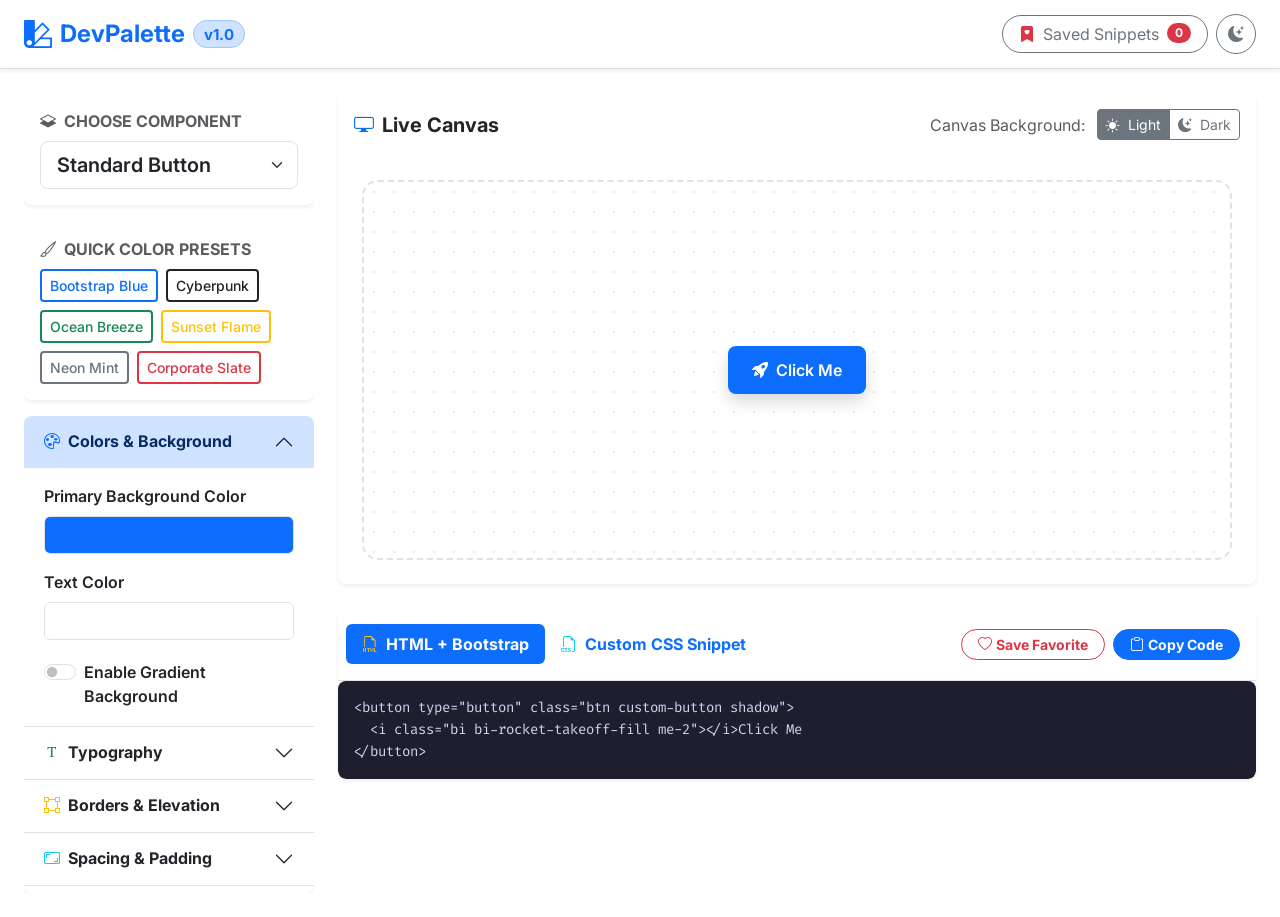
<file: index.html>
<!DOCTYPE html>
<html lang="en" data-bs-theme="light">
<head>
  <meta charset="UTF-8">
  <meta name="viewport" content="width=device-width, initial-scale=1.0">
  <title>DevPalette – Interactive UI Component & Theme Customizer</title>
  
  <!-- Bootstrap 5 CSS CDN -->
  <link href="https://cdn.jsdelivr.net/npm/bootstrap@5.3.2/dist/css/bootstrap.min.css" rel="stylesheet">
  <!-- Bootstrap Icons CDN -->
  <link href="https://cdn.jsdelivr.net/npm/bootstrap-icons@1.11.1/font/bootstrap-icons.css" rel="stylesheet">
  <!-- Google Fonts: Inter -->
  <link href="https://fonts.googleapis.com/css2?family=Inter:wght@300;400;500;600;700&family=Fira+Code:wght@400;500&display=swap" rel="stylesheet">

  <style>
    :root {
      --font-main: 'Inter', system-ui, -apple-system, sans-serif;
      --font-code: 'Fira Code', monospace;
      --transition-smooth: all 0.25s cubic-bezier(0.4, 0, 0.2, 1);
    }

    body {
      font-family: var(--font-main);
      min-height: 100vh;
      display: flex;
      flex-direction: column;
      background-color: var(--bs-body-bg);
      color: var(--bs-body-color);
      transition: background-color 0.3s ease, color 0.3s ease;
    }

    /* Code Editor / Preview Box Styling */
    pre code {
      font-family: var(--font-code);
      font-size: 0.875rem;
      tab-size: 2;
    }

    .code-block {
      background-color: #1e1e2e !important;
      color: #cdd6f4 !important;
      border-radius: 0.5rem;
      max-height: 280px;
      overflow-y: auto;
    }

    /* Live Canvas / Sandbox Area */
    .sandbox-stage {
      min-height: 380px;
      border-radius: 1rem;
      display: flex;
      align-items: center;
      justify-content: center;
      position: relative;
      transition: background-color 0.3s ease, border-color 0.3s ease;
      background-image: radial-gradient(rgba(100, 100, 100, 0.15) 1px, transparent 1px);
      background-size: 20px 20px;
      padding: 2rem;
      overflow-x: auto;
    }

    .sandbox-stage.canvas-light {
      background-color: #ffffff;
      border: 2px dashed #dee2e6;
    }

    .sandbox-stage.canvas-dark {
      background-color: #181825;
      border: 2px dashed #45475a;
    }

    .sandbox-stage.canvas-grid {
      background-size: 24px 24px;
    }

    /* Custom Color Input Pill */
    .color-picker-wrapper {
      position: relative;
      width: 100%;
      height: 38px;
      border-radius: 0.375rem;
      overflow: hidden;
      border: 1px solid var(--bs-border-color);
    }

    .color-picker-wrapper input[type="color"] {
      position: absolute;
      top: -10px;
      left: -10px;
      width: calc(100% + 20px);
      height: calc(100% + 20px);
      cursor: pointer;
      border: none;
    }

    /* Preset Badges */
    .btn-preset {
      transition: var(--transition-smooth);
      font-weight: 500;
      border-width: 2px;
    }

    .btn-preset:hover {
      transform: translateY(-2px);
      box-shadow: 0 4px 12px rgba(0,0,0,0.15);
    }

    /* Scrollbars */
    ::-webkit-scrollbar {
      width: 6px;
      height: 6px;
    }
    ::-webkit-scrollbar-track {
      background: rgba(0, 0, 0, 0.05);
    }
    ::-webkit-scrollbar-thumb {
      background: rgba(100, 100, 100, 0.25);
      border-radius: 3px;
    }

    /* Sticky Side Panels for Desktop */
    @media (min-width: 992px) {
      .sticky-panel {
        position: sticky;
        top: 80px;
        max-height: calc(100vh - 100px);
        overflow-y: auto;
      }
    }
  </style>
</head>
<body>

  <!-- Main Header Navigation -->
  <header class="navbar navbar-expand-lg border-bottom sticky-top bg-body shadow-sm">
    <div class="container-fluid px-lg-4">
      <a class="navbar-brand d-flex align-items-center gap-2 fw-bold text-primary" href="#">
        <i class="bi bi-palette2 fs-3"></i>
        <span class="fs-4 tracking-tight">DevPalette</span>
        <span class="badge bg-primary-subtle text-primary border border-primary-subtle rounded-pill fs-7">v1.0</span>
      </a>

      <div class="d-flex align-items-center gap-2">
        <!-- Saved Snippets Trigger -->
        <button class="btn btn-outline-secondary d-flex align-items-center gap-2 rounded-pill px-3" data-bs-toggle="modal" data-bs-target="#favoritesModal">
          <i class="bi bi-bookmark-heart-fill text-danger"></i>
          <span class="d-none d-sm-inline">Saved Snippets</span>
          <span id="favCountBadge" class="badge bg-danger rounded-pill">0</span>
        </button>

        <!-- Dark/Light Theme Switcher -->
        <button id="themeToggleBtn" class="btn btn-outline-secondary rounded-circle" style="width: 40px; height: 40px; padding: 0;" title="Toggle Dark/Light Mode">
          <i id="themeIcon" class="bi bi-moon-stars-fill"></i>
        </button>
      </div>
    </div>
  </header>

  <!-- Main App Layout -->
  <main class="container-fluid px-lg-4 py-4 flex-grow-1">
    <div class="row g-4">
      
      <!-- LEFT PANEL: Controls Accordion & Presets -->
      <div class="col-lg-4 col-xl-3">
        <div class="sticky-panel d-flex flex-column gap-3">
          
          <!-- Component Selector Card -->
          <div class="card border-0 shadow-sm rounded-3">
            <div class="card-body p-3">
              <label class="form-label fw-bold mb-2 text-uppercase fs-7 text-muted tracking-wider">
                <i class="bi bi-layers-half me-1"></i> Choose Component
              </label>
              <select id="componentSelect" class="form-select form-select-lg fw-semibold">
                <option value="button" selected>Standard Button</option>
                <option value="card">Content Card</option>
                <option value="alert">Alert Banner</option>
                <option value="navbar">Navigation Bar</option>
              </select>
            </div>
          </div>

          <!-- Color Scheme Presets Card -->
          <div class="card border-0 shadow-sm rounded-3">
            <div class="card-body p-3">
              <label class="form-label fw-bold mb-2 text-uppercase fs-7 text-muted tracking-wider">
                <i class="bi bi-brush me-1"></i> Quick Color Presets
              </label>
              <div class="d-flex flex-wrap gap-2" id="presetContainer">
                <button class="btn btn-sm btn-outline-primary btn-preset" onclick="applyPreset('#0d6efd', '#ffffff', '#0a58ca')">Bootstrap Blue</button>
                <button class="btn btn-sm btn-outline-dark btn-preset" onclick="applyPreset('#ff007f', '#ffffff', '#7928ca', true)">Cyberpunk</button>
                <button class="btn btn-sm btn-outline-success btn-preset" onclick="applyPreset('#00b4d8', '#ffffff', '#0077b6', true)">Ocean Breeze</button>
                <button class="btn btn-sm btn-outline-warning btn-preset" onclick="applyPreset('#f77f00', '#ffffff', '#d62828', true)">Sunset Flame</button>
                <button class="btn btn-sm btn-outline-secondary btn-preset" onclick="applyPreset('#10b981', '#ffffff', '#059669', false)">Neon Mint</button>
                <button class="btn btn-sm btn-outline-danger btn-preset" onclick="applyPreset('#1f2937', '#f3f4f6', '#374151', false)">Corporate Slate</button>
              </div>
            </div>
          </div>

          <!-- Detailed Property Customizer Accordion -->
          <div class="accordion shadow-sm rounded-3 overflow-hidden" id="controlsAccordion">
            
            <!-- 1. Color Settings -->
            <div class="accordion-item border-0 border-bottom">
              <h2 class="accordion-header">
                <button class="accordion-button fw-bold fs-6" type="button" data-bs-toggle="collapse" data-bs-target="#collapseColors">
                  <i class="bi bi-palette text-primary me-2"></i> Colors & Background
                </button>
              </h2>
              <div id="collapseColors" class="accordion-collapse collapse show" data-bs-parent="#controlsAccordion">
                <div class="accordion-body d-flex flex-column gap-3">
                  <div>
                    <label class="form-label fs-7 fw-semibold">Primary Background Color</label>
                    <div class="color-picker-wrapper">
                      <input type="color" id="bgColorInput" value="#0d6efd">
                    </div>
                  </div>

                  <div>
                    <label class="form-label fs-7 fw-semibold">Text Color</label>
                    <div class="color-picker-wrapper">
                      <input type="color" id="textColorInput" value="#ffffff">
                    </div>
                  </div>

                  <div class="form-check form-switch mt-1">
                    <input class="form-check-input" type="checkbox" id="gradientToggle">
                    <label class="form-check-label fs-7 fw-semibold" for="gradientToggle">Enable Gradient Background</label>
                  </div>

                  <div id="secondaryColorGroup" class="d-none">
                    <label class="form-label fs-7 fw-semibold">Secondary Gradient Color</label>
                    <div class="color-picker-wrapper">
                      <input type="color" id="bgSecondaryColorInput" value="#6610f2">
                    </div>
                  </div>
                </div>
              </div>
            </div>

            <!-- 2. Typography Settings -->
            <div class="accordion-item border-0 border-bottom">
              <h2 class="accordion-header">
                <button class="accordion-button collapsed fw-bold fs-6" type="button" data-bs-toggle="collapse" data-bs-target="#collapseTypography">
                  <i class="bi bi-fonts text-success me-2"></i> Typography
                </button>
              </h2>
              <div id="collapseTypography" class="accordion-collapse collapse" data-bs-parent="#controlsAccordion">
                <div class="accordion-body d-flex flex-column gap-3">
                  <div>
                    <div class="d-flex justify-content-between">
                      <label class="form-label fs-7 fw-semibold">Font Size</label>
                      <span id="fontSizeVal" class="text-muted fs-7">16px</span>
                    </div>
                    <input type="range" class="form-range" id="fontSizeInput" min="12" max="32" value="16">
                  </div>

                  <div>
                    <label class="form-label fs-7 fw-semibold">Font Weight</label>
                    <select id="fontWeightInput" class="form-select form-select-sm">
                      <option value="400">Normal (400)</option>
                      <option value="500">Medium (500)</option>
                      <option value="600" selected>Semi-Bold (600)</option>
                      <option value="700">Bold (700)</option>
                    </select>
                  </div>

                  <div>
                    <label class="form-label fs-7 fw-semibold">Text Alignment</label>
                    <div class="btn-group w-100" role="group">
                      <input type="radio" class="btn-check" name="textAlign" id="alignLeft" value="start" checked>
                      <label class="btn btn-outline-secondary btn-sm" for="alignLeft"><i class="bi bi-text-left"></i></label>

                      <input type="radio" class="btn-check" name="textAlign" id="alignCenter" value="center">
                      <label class="btn btn-outline-secondary btn-sm" for="alignCenter"><i class="bi bi-text-center"></i></label>

                      <input type="radio" class="btn-check" name="textAlign" id="alignRight" value="end">
                      <label class="btn btn-outline-secondary btn-sm" for="alignRight"><i class="bi bi-text-right"></i></label>
                    </div>
                  </div>
                </div>
              </div>
            </div>

            <!-- 3. Borders & Shadows -->
            <div class="accordion-item border-0 border-bottom">
              <h2 class="accordion-header">
                <button class="accordion-button collapsed fw-bold fs-6" type="button" data-bs-toggle="collapse" data-bs-target="#collapseBorders">
                  <i class="bi bi-bounding-box text-warning me-2"></i> Borders & Elevation
                </button>
              </h2>
              <div id="collapseBorders" class="accordion-collapse collapse" data-bs-parent="#controlsAccordion">
                <div class="accordion-body d-flex flex-column gap-3">
                  <div>
                    <div class="d-flex justify-content-between">
                      <label class="form-label fs-7 fw-semibold">Border Radius</label>
                      <span id="borderRadiusVal" class="text-muted fs-7">8px</span>
                    </div>
                    <input type="range" class="form-range" id="borderRadiusInput" min="0" max="50" value="8">
                  </div>

                  <div>
                    <div class="d-flex justify-content-between">
                      <label class="form-label fs-7 fw-semibold">Border Width</label>
                      <span id="borderWidthVal" class="text-muted fs-7">0px</span>
                    </div>
                    <input type="range" class="form-range" id="borderWidthInput" min="0" max="10" value="0">
                  </div>

                  <div>
                    <label class="form-label fs-7 fw-semibold">Border Color</label>
                    <div class="color-picker-wrapper">
                      <input type="color" id="borderColorInput" value="#000000">
                    </div>
                  </div>

                  <div>
                    <label class="form-label fs-7 fw-semibold">Shadow Elevation</label>
                    <select id="shadowInput" class="form-select form-select-sm">
                      <option value="none">None (Flat)</option>
                      <option value="sm">Small Shadow</option>
                      <option value="md" selected>Medium Shadow</option>
                      <option value="lg">Large Shadow</option>
                      <option value="glow">Neon Glow</option>
                    </select>
                  </div>
                </div>
              </div>
            </div>

            <!-- 4. Spacing & Size -->
            <div class="accordion-item border-0 border-bottom">
              <h2 class="accordion-header">
                <button class="accordion-button collapsed fw-bold fs-6" type="button" data-bs-toggle="collapse" data-bs-target="#collapseSpacing">
                  <i class="bi bi-aspect-ratio text-info me-2"></i> Spacing & Padding
                </button>
              </h2>
              <div id="collapseSpacing" class="accordion-collapse collapse" data-bs-parent="#controlsAccordion">
                <div class="accordion-body d-flex flex-column gap-3">
                  <div>
                    <div class="d-flex justify-content-between">
                      <label class="form-label fs-7 fw-semibold">Vertical Padding</label>
                      <span id="paddingYVal" class="text-muted fs-7">12px</span>
                    </div>
                    <input type="range" class="form-range" id="paddingYInput" min="4" max="32" value="12">
                  </div>

                  <div>
                    <div class="d-flex justify-content-between">
                      <label class="form-label fs-7 fw-semibold">Horizontal Padding</label>
                      <span id="paddingXVal" class="text-muted fs-7">24px</span>
                    </div>
                    <input type="range" class="form-range" id="paddingXInput" min="8" max="64" value="24">
                  </div>
                </div>
              </div>
            </div>

            <!-- 5. Component Content Controls -->
            <div class="accordion-item border-0">
              <h2 class="accordion-header">
                <button class="accordion-button collapsed fw-bold fs-6" type="button" data-bs-toggle="collapse" data-bs-target="#collapseContent">
                  <i class="bi bi-pencil-square text-danger me-2"></i> Content & Context
                </button>
              </h2>
              <div id="collapseContent" class="accordion-collapse collapse" data-bs-parent="#controlsAccordion">
                <div class="accordion-body d-flex flex-column gap-3">
                  <!-- Dynamic controls injected by JS depending on active component -->
                  <div id="dynamicContentControls"></div>
                </div>
              </div>
            </div>

          </div><!-- End Accordion -->

        </div>
      </div>

      <!-- RIGHT PANEL: Live Stage & Code Output -->
      <div class="col-lg-8 col-xl-9 d-flex flex-column gap-4">
        
        <!-- Live Preview Stage Card -->
        <div class="card border-0 shadow-sm rounded-3">
          <div class="card-header bg-body border-0 py-3 d-flex align-items-center justify-content-between flex-wrap gap-2">
            <div class="d-flex align-items-center gap-2">
              <i class="bi bi-display text-primary fs-5"></i>
              <h5 class="mb-0 fw-bold">Live Canvas</h5>
            </div>

            <div class="d-flex align-items-center gap-2">
              <span class="fs-7 text-muted me-1">Canvas Background:</span>
              <div class="btn-group btn-group-sm" role="group">
                <button id="canvasLightBtn" class="btn btn-outline-secondary active">
                  <i class="bi bi-sun-fill me-1"></i> Light
                </button>
                <button id="canvasDarkBtn" class="btn btn-outline-secondary">
                  <i class="bi bi-moon-stars-fill me-1"></i> Dark
                </button>
              </div>
            </div>
          </div>

          <div class="card-body p-3 p-md-4">
            <!-- Sandbox Canvas Window -->
            <div id="sandboxStage" class="sandbox-stage canvas-light">
              <!-- Rendered Component Injected Here -->
              <div id="componentWrapper"></div>
            </div>
          </div>
        </div>

        <!-- Code Inspector Card -->
        <div class="card border-0 shadow-sm rounded-3 overflow-hidden">
          <div class="card-header bg-body border-bottom py-3 d-flex align-items-center justify-content-between flex-wrap gap-2">
            <ul class="nav nav-pills card-header-pills" id="codeTabs" role="tablist">
              <li class="nav-item" role="presentation">
                <button class="nav-link active fw-bold fs-7" id="html-tab" data-bs-toggle="tab" data-bs-target="#html-panel" type="button" role="tab">
                  <i class="bi bi-filetype-html text-warning me-1 fs-6"></i> HTML + Bootstrap
                </button>
              </li>
              <li class="nav-item" role="presentation">
                <button class="nav-link fw-bold fs-7" id="css-tab" data-bs-toggle="tab" data-bs-target="#css-panel" type="button" role="tab">
                  <i class="bi bi-filetype-css text-info me-1 fs-6"></i> Custom CSS Snippet
                </button>
              </li>
            </ul>

            <div class="d-flex align-items-center gap-2">
              <button id="saveFavBtn" class="btn btn-sm btn-outline-danger d-flex align-items-center gap-1 rounded-pill px-3 fw-bold">
                <i class="bi bi-heart"></i> Save Favorite
              </button>
              <button id="copyCodeBtn" class="btn btn-sm btn-primary d-flex align-items-center gap-1 rounded-pill px-3 fw-bold">
                <i class="bi bi-clipboard"></i> Copy Code
              </button>
            </div>
          </div>

          <div class="card-body p-0">
            <div class="tab-content" id="codeTabContent">
              <!-- HTML Output -->
              <div class="tab-pane fade show active" id="html-panel" role="tabpanel">
                <pre class="m-0 p-3 code-block"><code id="htmlCodeOutput"></code></pre>
              </div>
              <!-- CSS Output -->
              <div class="tab-pane fade" id="css-panel" role="tabpanel">
                <pre class="m-0 p-3 code-block"><code id="cssCodeOutput"></code></pre>
              </div>
            </div>
          </div>
        </div>

      </div>
    </div>
  </main>

  <!-- Favorites / Saved Snippets Modal -->
  <div class="modal fade" id="favoritesModal" tabindex="-1" aria-labelledby="favoritesModalLabel" aria-hidden="true">
    <div class="modal-dialog modal-dialog-scrollable modal-lg">
      <div class="modal-content border-0 shadow">
        <div class="modal-header border-bottom">
          <h5 class="modal-title fw-bold" id="favoritesModalLabel">
            <i class="bi bi-bookmark-heart text-danger me-2"></i> Saved Customizations
          </h5>
          <button type="button" class="btn-close" data-bs-dismiss="modal" aria-label="Close"></button>
        </div>
        <div class="modal-body p-4">
          <div id="favoritesList" class="row g-3">
            <!-- Dynamic Favorites List Cards Injected Here -->
          </div>
        </div>
        <div class="modal-footer border-top justify-content-between">
          <button type="button" id="clearAllFavsBtn" class="btn btn-outline-danger btn-sm">Clear All Saved</button>
          <button type="button" class="btn btn-secondary btn-sm" data-bs-dismiss="modal">Close</button>
        </div>
      </div>
    </div>
  </div>

  <!-- Toast Notification Container -->
  <div class="toast-container position-fixed bottom-0 end-0 p-3" style="z-index: 1100;">
    <div id="liveToast" class="toast align-items-center text-bg-dark border-0 shadow" role="alert" aria-live="assertive" aria-atomic="true">
      <div class="d-flex">
        <div class="toast-body d-flex align-items-center gap-2">
          <i id="toastIcon" class="bi bi-check-circle-fill text-success fs-5"></i>
          <span id="toastMessage">Action completed successfully!</span>
        </div>
        <button type="button" class="btn-close btn-close-white me-2 m-auto" data-bs-dismiss="toast" aria-label="Close"></button>
      </div>
    </div>
  </div>

  <!-- Bootstrap 5 Bundle JS -->
  <script src="https://cdn.jsdelivr.net/npm/bootstrap@5.3.2/dist/js/bootstrap.bundle.min.js"></script>

  <script>
    /* DevPalette Core Logic */
    document.addEventListener('DOMContentLoaded', () => {

      // --- STATE STORE ---
      const state = {
        component: 'button',
        bgColor: '#0d6efd',
        textColor: '#ffffff',
        isGradient: false,
        bgSecondaryColor: '#6610f2',
        fontSize: 16,
        fontWeight: '600',
        textAlign: 'start',
        borderRadius: 8,
        borderWidth: 0,
        borderColor: '#000000',
        shadow: 'md',
        paddingY: 12,
        paddingX: 24,
        // Component-specific properties
        content: {
          buttonText: 'Click Me',
          buttonIcon: 'bi-rocket-takeoff-fill',
          cardTitle: 'Beautiful Card Title',
          cardText: 'This is an example card component customized with DevPalette.',
          cardImage: 'https://images.unsplash.com/photo-1618005182384-a83a8bd57fbe?w=600&auto=format&fit=crop&q=80',
          alertMessage: 'Attention! This is an interactive alert message banner.',
          alertIcon: 'bi-exclamation-triangle-fill',
          navbarBrand: 'DevPalette',
          navbarLink1: 'Home',
          navbarLink2: 'Features'
        }
      };

      // --- DOM ELEMENTS ---
      const componentSelect = document.getElementById('componentSelect');
      const bgColorInput = document.getElementById('bgColorInput');
      const textColorInput = document.getElementById('textColorInput');
      const gradientToggle = document.getElementById('gradientToggle');
      const bgSecondaryColorInput = document.getElementById('bgSecondaryColorInput');
      const secondaryColorGroup = document.getElementById('secondaryColorGroup');
      
      const fontSizeInput = document.getElementById('fontSizeInput');
      const fontSizeVal = document.getElementById('fontSizeVal');
      const fontWeightInput = document.getElementById('fontWeightInput');
      
      const borderRadiusInput = document.getElementById('borderRadiusInput');
      const borderRadiusVal = document.getElementById('borderRadiusVal');
      const borderWidthInput = document.getElementById('borderWidthInput');
      const borderWidthVal = document.getElementById('borderWidthVal');
      const borderColorInput = document.getElementById('borderColorInput');
      const shadowInput = document.getElementById('shadowInput');
      
      const paddingYInput = document.getElementById('paddingYInput');
      const paddingYVal = document.getElementById('paddingYVal');
      const paddingXInput = document.getElementById('paddingXInput');
      const paddingXVal = document.getElementById('paddingXVal');

      const dynamicContentControls = document.getElementById('dynamicContentControls');
      const componentWrapper = document.getElementById('componentWrapper');
      const htmlCodeOutput = document.getElementById('htmlCodeOutput');
      const cssCodeOutput = document.getElementById('cssCodeOutput');

      const sandboxStage = document.getElementById('sandboxStage');
      const canvasLightBtn = document.getElementById('canvasLightBtn');
      const canvasDarkBtn = document.getElementById('canvasDarkBtn');
      
      const themeToggleBtn = document.getElementById('themeToggleBtn');
      const themeIcon = document.getElementById('themeIcon');
      const copyCodeBtn = document.getElementById('copyCodeBtn');
      const saveFavBtn = document.getElementById('saveFavBtn');
      const favCountBadge = document.getElementById('favCountBadge');
      const favoritesList = document.getElementById('favoritesList');
      const clearAllFavsBtn = document.getElementById('clearAllFavsBtn');

      const liveToast = document.getElementById('liveToast');
      const toastMessage = document.getElementById('toastMessage');
      const toastIcon = document.getElementById('toastIcon');
      const bsToast = new bootstrap.Toast(liveToast);

      // --- DYNAMIC CONTENT CONTROLS RENDERER ---
      function renderDynamicContentControls() {
        let html = '';
        if (state.component === 'button') {
          html = `
            <div>
              <label class="form-label fs-7 fw-semibold">Button Label</label>
              <input type="text" id="ctrlButtonText" class="form-control form-control-sm" value="${state.content.buttonText}">
            </div>
            <div>
              <label class="form-label fs-7 fw-semibold">Icon Class (Bootstrap Icons)</label>
              <select id="ctrlButtonIcon" class="form-select form-select-sm">
                <option value="none" ${state.content.buttonIcon === 'none' ? 'selected' : ''}>No Icon</option>
                <option value="bi-rocket-takeoff-fill" ${state.content.buttonIcon === 'bi-rocket-takeoff-fill' ? 'selected' : ''}>Rocket</option>
                <option value="bi-arrow-right-circle-fill" ${state.content.buttonIcon === 'bi-arrow-right-circle-fill' ? 'selected' : ''}>Arrow Right</option>
                <option value="bi-check-lg" ${state.content.buttonIcon === 'bi-check-lg' ? 'selected' : ''}>Checkmark</option>
                <option value="bi-heart-fill" ${state.content.buttonIcon === 'bi-heart-fill' ? 'selected' : ''}>Heart</option>
              </select>
            </div>
          `;
        } else if (state.component === 'card') {
          html = `
            <div>
              <label class="form-label fs-7 fw-semibold">Card Title</label>
              <input type="text" id="ctrlCardTitle" class="form-control form-control-sm" value="${state.content.cardTitle}">
            </div>
            <div>
              <label class="form-label fs-7 fw-semibold">Card Description</label>
              <textarea id="ctrlCardText" class="form-control form-control-sm" rows="2">${state.content.cardText}</textarea>
            </div>
            <div>
              <label class="form-label fs-7 fw-semibold">Image URL</label>
              <input type="text" id="ctrlCardImage" class="form-control form-control-sm" value="${state.content.cardImage}">
            </div>
          `;
        } else if (state.component === 'alert') {
          html = `
            <div>
              <label class="form-label fs-7 fw-semibold">Alert Message</label>
              <input type="text" id="ctrlAlertMessage" class="form-control form-control-sm" value="${state.content.alertMessage}">
            </div>
            <div>
              <label class="form-label fs-7 fw-semibold">Alert Icon</label>
              <select id="ctrlAlertIcon" class="form-select form-select-sm">
                <option value="bi-exclamation-triangle-fill" ${state.content.alertIcon === 'bi-exclamation-triangle-fill' ? 'selected' : ''}>Warning Triangle</option>
                <option value="bi-info-circle-fill" ${state.content.alertIcon === 'bi-info-circle-fill' ? 'selected' : ''}>Info Circle</option>
                <option value="bi-check-circle-fill" ${state.content.alertIcon === 'bi-check-circle-fill' ? 'selected' : ''}>Success Check</option>
                <option value="bi-bell-fill" ${state.content.alertIcon === 'bi-bell-fill' ? 'selected' : ''}>Bell</option>
              </select>
            </div>
          `;
        } else if (state.component === 'navbar') {
          html = `
            <div>
              <label class="form-label fs-7 fw-semibold">Brand Title</label>
              <input type="text" id="ctrlNavbarBrand" class="form-control form-control-sm" value="${state.content.navbarBrand}">
            </div>
            <div>
              <label class="form-label fs-7 fw-semibold">Link 1</label>
              <input type="text" id="ctrlNavbarLink1" class="form-control form-control-sm" value="${state.content.navbarLink1}">
            </div>
            <div>
              <label class="form-label fs-7 fw-semibold">Link 2</label>
              <input type="text" id="ctrlNavbarLink2" class="form-control form-control-sm" value="${state.content.navbarLink2}">
            </div>
          `;
        }
        dynamicContentControls.innerHTML = html;
        attachDynamicEventListeners();
      }

      function attachDynamicEventListeners() {
        const ctrlButtonText = document.getElementById('ctrlButtonText');
        const ctrlButtonIcon = document.getElementById('ctrlButtonIcon');
        const ctrlCardTitle = document.getElementById('ctrlCardTitle');
        const ctrlCardText = document.getElementById('ctrlCardText');
        const ctrlCardImage = document.getElementById('ctrlCardImage');
        const ctrlAlertMessage = document.getElementById('ctrlAlertMessage');
        const ctrlAlertIcon = document.getElementById('ctrlAlertIcon');
        const ctrlNavbarBrand = document.getElementById('ctrlNavbarBrand');
        const ctrlNavbarLink1 = document.getElementById('ctrlNavbarLink1');
        const ctrlNavbarLink2 = document.getElementById('ctrlNavbarLink2');

        if (ctrlButtonText) ctrlButtonText.addEventListener('input', (e) => { state.content.buttonText = e.target.value; updatePreview(); });
        if (ctrlButtonIcon) ctrlButtonIcon.addEventListener('change', (e) => { state.content.buttonIcon = e.target.value; updatePreview(); });
        if (ctrlCardTitle) ctrlCardTitle.addEventListener('input', (e) => { state.content.cardTitle = e.target.value; updatePreview(); });
        if (ctrlCardText) ctrlCardText.addEventListener('input', (e) => { state.content.cardText = e.target.value; updatePreview(); });
        if (ctrlCardImage) ctrlCardImage.addEventListener('input', (e) => { state.content.cardImage = e.target.value; updatePreview(); });
        if (ctrlAlertMessage) ctrlAlertMessage.addEventListener('input', (e) => { state.content.alertMessage = e.target.value; updatePreview(); });
        if (ctrlAlertIcon) ctrlAlertIcon.addEventListener('change', (e) => { state.content.alertIcon = e.target.value; updatePreview(); });
        if (ctrlNavbarBrand) ctrlNavbarBrand.addEventListener('input', (e) => { state.content.navbarBrand = e.target.value; updatePreview(); });
        if (ctrlNavbarLink1) ctrlNavbarLink1.addEventListener('input', (e) => { state.content.navbarLink1 = e.target.value; updatePreview(); });
        if (ctrlNavbarLink2) ctrlNavbarLink2.addEventListener('input', (e) => { state.content.navbarLink2 = e.target.value; updatePreview(); });
      }

      // --- CORE PREVIEW & CODE GENERATOR ---
      function updatePreview() {
        // Calculate dynamic shadow value
        let shadowCss = 'none';
        let shadowBsClass = '';
        if (state.shadow === 'sm') { shadowCss = '0 .125rem .25rem rgba(0,0,0,.075)'; shadowBsClass = ' shadow-sm'; }
        else if (state.shadow === 'md') { shadowCss = '0 .5rem 1rem rgba(0,0,0,.15)'; shadowBsClass = ' shadow'; }
        else if (state.shadow === 'lg') { shadowCss = '0 1rem 3rem rgba(0,0,0,.175)'; shadowBsClass = ' shadow-lg'; }
        else if (state.shadow === 'glow') { shadowCss = `0 0 20px ${state.bgColor}aa`; }

        // Background styling
        const bgStyle = state.isGradient 
          ? `linear-gradient(135deg, ${state.bgColor}, ${state.bgSecondaryColor})` 
          : state.bgColor;

        // Custom CSS Rules construction
        const customCssRules = `
.custom-${state.component} {
  background: ${bgStyle};
  color: ${state.textColor};
  font-size: ${state.fontSize}px;
  font-weight: ${state.fontWeight};
  border-radius: ${state.borderRadius}px;
  border: ${state.borderWidth}px solid ${state.borderColor};
  box-shadow: ${shadowCss};
  padding: ${state.paddingY}px ${state.paddingX}px;
  text-align: ${state.textAlign};
  transition: all 0.25s ease-in-out;
}`.trim();

        let generatedHtml = '';

        if (state.component === 'button') {
          const iconHtml = (state.content.buttonIcon !== 'none') ? `<i class="bi ${state.content.buttonIcon} me-2"></i>` : '';
          generatedHtml = `<button type="button" class="btn custom-button${shadowBsClass}">
  ${iconHtml}${state.content.buttonText}
</button>`;
        } 
        else if (state.component === 'card') {
          generatedHtml = `<div class="card custom-card${shadowBsClass}" style="max-width: 360px; overflow: hidden;">
  <img src="${state.content.cardImage}" class="card-img-top" alt="Card Header" style="max-height: 180px; object-fit: cover;">
  <div class="card-body">
    <h5 class="card-title fw-bold mb-2">${state.content.cardTitle}</h5>
    <p class="card-text opacity-75">${state.content.cardText}</p>
    <a href="#" class="btn btn-sm btn-light mt-2 fw-semibold">Learn More</a>
  </div>
</div>`;
        } 
        else if (state.component === 'alert') {
          generatedHtml = `<div class="alert custom-alert${shadowBsClass} d-flex align-items-center mb-0" role="alert">
  <i class="bi ${state.content.alertIcon} fs-4 me-3"></i>
  <div>
    ${state.content.alertMessage}
  </div>
</div>`;
        } 
        else if (state.component === 'navbar') {
          generatedHtml = `<nav class="navbar navbar-expand custom-navbar${shadowBsClass} w-100">
  <div class="container-fluid">
    <a class="navbar-brand fw-bold" href="#" style="color: inherit;">${state.content.navbarBrand}</a>
    <div class="navbar-nav ms-auto gap-3">
      <a class="nav-link active fw-medium" href="#" style="color: inherit;">${state.content.navbarLink1}</a>
      <a class="nav-link fw-medium" href="#" style="color: inherit; opacity: 0.8;">${state.content.navbarLink2}</a>
    </div>
  </div>
</nav>`;
        }

        // Render component inside wrapper
        componentWrapper.innerHTML = generatedHtml;

        // Apply dynamic inline styles to rendered DOM node for pixel-perfect preview
        const renderedElement = componentWrapper.firstElementChild;
        if (renderedElement) {
          renderedElement.style.background = bgStyle;
          renderedElement.style.color = state.textColor;
          renderedElement.style.fontSize = `${state.fontSize}px`;
          renderedElement.style.fontWeight = state.fontWeight;
          renderedElement.style.borderRadius = `${state.borderRadius}px`;
          renderedElement.style.border = `${state.borderWidth}px solid ${state.borderColor}`;
          renderedElement.style.boxShadow = shadowCss;
          renderedElement.style.padding = `${state.paddingY}px ${state.paddingX}px`;
          renderedElement.style.textAlign = state.textAlign;
        }

        // Populate Code Inspector Tabs
        htmlCodeOutput.textContent = generatedHtml;
        cssCodeOutput.textContent = customCssRules;
      }

      // --- CONTROL INPUT LISTENERS ---
      componentSelect.addEventListener('change', (e) => {
        state.component = e.target.value;
        renderDynamicContentControls();
        updatePreview();
      });

      bgColorInput.addEventListener('input', (e) => { state.bgColor = e.target.value; updatePreview(); });
      textColorInput.addEventListener('input', (e) => { state.textColor = e.target.value; updatePreview(); });
      
      gradientToggle.addEventListener('change', (e) => {
        state.isGradient = e.target.checked;
        secondaryColorGroup.classList.toggle('d-none', !state.isGradient);
        updatePreview();
      });

      bgSecondaryColorInput.addEventListener('input', (e) => { state.bgSecondaryColor = e.target.value; updatePreview(); });

      fontSizeInput.addEventListener('input', (e) => {
        state.fontSize = e.target.value;
        fontSizeVal.textContent = `${state.fontSize}px`;
        updatePreview();
      });

      fontWeightInput.addEventListener('change', (e) => { state.fontWeight = e.target.value; updatePreview(); });

      document.querySelectorAll('input[name="textAlign"]').forEach(radio => {
        radio.addEventListener('change', (e) => { state.textAlign = e.target.value; updatePreview(); });
      });

      borderRadiusInput.addEventListener('input', (e) => {
        state.borderRadius = e.target.value;
        borderRadiusVal.textContent = `${state.borderRadius}px`;
        updatePreview();
      });

      borderWidthInput.addEventListener('input', (e) => {
        state.borderWidth = e.target.value;
        borderWidthVal.textContent = `${state.borderWidth}px`;
        updatePreview();
      });

      borderColorInput.addEventListener('input', (e) => { state.borderColor = e.target.value; updatePreview(); });
      shadowInput.addEventListener('change', (e) => { state.shadow = e.target.value; updatePreview(); });

      paddingYInput.addEventListener('input', (e) => {
        state.paddingY = e.target.value;
        paddingYVal.textContent = `${state.paddingY}px`;
        updatePreview();
      });

      paddingXInput.addEventListener('input', (e) => {
        state.paddingX = e.target.value;
        paddingXVal.textContent = `${state.paddingX}px`;
        updatePreview();
      });

      // --- PRESET PALETTE APPLIER ---
      window.applyPreset = function(bg, text, secondary = '', isGradient = false) {
        state.bgColor = bg;
        state.textColor = text;
        state.isGradient = isGradient;
        if (secondary) state.bgSecondaryColor = secondary;

        // Sync Controls
        bgColorInput.value = bg;
        textColorInput.value = text;
        gradientToggle.checked = isGradient;
        if (secondary) bgSecondaryColorInput.value = secondary;
        secondaryColorGroup.classList.toggle('d-none', !isGradient);

        showToast('Applied color scheme preset!', 'bi-palette-fill', 'text-info');
        updatePreview();
      };

      // --- CANVAS BACKGROUND TOGGLES ---
      canvasLightBtn.addEventListener('click', () => {
        canvasLightBtn.classList.add('active');
        canvasDarkBtn.classList.remove('active');
        sandboxStage.classList.remove('canvas-dark');
        sandboxStage.classList.add('canvas-light');
      });

      canvasDarkBtn.addEventListener('click', () => {
        canvasDarkBtn.classList.add('active');
        canvasLightBtn.classList.remove('active');
        sandboxStage.classList.remove('canvas-light');
        sandboxStage.classList.add('canvas-dark');
      });

      // --- GLOBAL DARK/LIGHT MODE TOGGLE ---
      themeToggleBtn.addEventListener('click', () => {
        const currentTheme = document.documentElement.getAttribute('data-bs-theme');
        const newTheme = currentTheme === 'dark' ? 'light' : 'dark';
        document.documentElement.setAttribute('data-bs-theme', newTheme);
        themeIcon.className = newTheme === 'dark' ? 'bi bi-sun-fill text-warning' : 'bi bi-moon-stars-fill';
      });

      // --- COPY CODE & TOAST FEEDBACK ---
      copyCodeBtn.addEventListener('click', () => {
        const activeTab = document.querySelector('#codeTabs .nav-link.active').id;
        const codeToCopy = activeTab === 'html-tab' ? htmlCodeOutput.textContent : cssCodeOutput.textContent;

        if (codeToCopy) {
          // Fallback / Standard clipboard copy
          const textarea = document.createElement('textarea');
          textarea.value = codeToCopy;
          document.body.appendChild(textarea);
          textarea.select();
          document.execCommand('copy');
          document.body.removeChild(textarea);

          showToast('Code copied to clipboard!', 'bi-clipboard-check-fill', 'text-success');
        }
      });

      function showToast(msg, iconClass, iconColorClass) {
        toastMessage.textContent = msg;
        toastIcon.className = `bi ${iconClass} ${iconColorClass} fs-5`;
        bsToast.show();
      }

      // --- LOCALSTORAGE SAVED FAVORITES ---
      function getFavorites() {
        return JSON.parse(localStorage.getItem('devPaletteFavorites')) || [];
      }

      function saveFavorites(favs) {
        localStorage.setItem('devPaletteFavorites', JSON.stringify(favs));
        updateFavBadge();
      }

      function updateFavBadge() {
        const favs = getFavorites();
        favCountBadge.textContent = favs.length;
      }

      saveFavBtn.addEventListener('click', () => {
        const favs = getFavorites();
        const newFav = {
          id: Date.now(),
          name: `${state.component.toUpperCase()} (${new Date().toLocaleTimeString([], {hour: '2-digit', minute:'2-digit'})})`,
          state: JSON.parse(JSON.stringify(state))
        };
        favs.push(newFav);
        saveFavorites(favs);
        renderFavoritesModal();
        showToast('Configuration saved to favorites!', 'bi-heart-fill', 'text-danger');
      });

      function renderFavoritesModal() {
        const favs = getFavorites();
        favoritesList.innerHTML = '';

        if (favs.length === 0) {
          favoritesList.innerHTML = `
            <div class="col-12 text-center py-5 text-muted">
              <i class="bi bi-bookmark-dash fs-1 d-block mb-2"></i>
              <p class="mb-0">No saved snippets found. Customize a component and click "Save Favorite"!</p>
            </div>`;
          return;
        }

        favs.forEach((fav) => {
          const col = document.createElement('div');
          col.className = 'col-md-6';
          col.innerHTML = `
            <div class="card h-100 border shadow-sm rounded-3">
              <div class="card-body p-3 d-flex flex-column justify-content-between gap-3">
                <div class="d-flex align-items-center justify-content-between">
                  <span class="badge bg-primary-subtle text-primary fw-bold text-uppercase">${fav.state.component}</span>
                  <small class="text-muted fs-8">${fav.name}</small>
                </div>
                <div class="p-2 rounded border text-center" style="background:${fav.state.isGradient ? `linear-gradient(135deg, ${fav.state.bgColor}, ${fav.state.bgSecondaryColor})` : fav.state.bgColor}; color:${fav.state.textColor}; font-size:12px;">
                  Sample Preview (${fav.state.component})
                </div>
                <div class="d-flex gap-2">
                  <button class="btn btn-sm btn-outline-primary w-100 fw-bold" onclick="loadFavorite(${fav.id})">
                    <i class="bi bi-box-arrow-in-down me-1"></i> Load
                  </button>
                  <button class="btn btn-sm btn-outline-danger" onclick="deleteFavorite(${fav.id})">
                    <i class="bi bi-trash"></i>
                  </button>
                </div>
              </div>
            </div>`;
          favoritesList.appendChild(col);
        });
      }

      window.loadFavorite = function(id) {
        const favs = getFavorites();
        const fav = favs.find(f => f.id === id);
        if (fav) {
          Object.assign(state, fav.state);
          
          // Sync UI inputs with loaded state
          componentSelect.value = state.component;
          bgColorInput.value = state.bgColor;
          textColorInput.value = state.textColor;
          gradientToggle.checked = state.isGradient;
          bgSecondaryColorInput.value = state.bgSecondaryColor;
          secondaryColorGroup.classList.toggle('d-none', !state.isGradient);
          
          fontSizeInput.value = state.fontSize;
          fontSizeVal.textContent = `${state.fontSize}px`;
          fontWeightInput.value = state.fontWeight;
          
          borderRadiusInput.value = state.borderRadius;
          borderRadiusVal.textContent = `${state.borderRadius}px`;
          borderWidthInput.value = state.borderWidth;
          borderWidthVal.textContent = `${state.borderWidth}px`;
          borderColorInput.value = state.borderColor;
          shadowInput.value = state.shadow;
          
          paddingYInput.value = state.paddingY;
          paddingYVal.textContent = `${state.paddingY}px`;
          paddingXInput.value = state.paddingX;
          paddingXVal.textContent = `${state.paddingX}px`;

          renderDynamicContentControls();
          updatePreview();

          const modalEl = document.getElementById('favoritesModal');
          const modalInstance = bootstrap.Modal.getInstance(modalEl);
          if (modalInstance) modalInstance.hide();

          showToast('Loaded saved customization!', 'bi-box-arrow-in-down', 'text-primary');
        }
      };

      window.deleteFavorite = function(id) {
        let favs = getFavorites();
        favs = favs.filter(f => f.id !== id);
        saveFavorites(favs);
        renderFavoritesModal();
        showToast('Removed from favorites.', 'bi-trash', 'text-warning');
      };

      clearAllFavsBtn.addEventListener('click', () => {
        saveFavorites([]);
        renderFavoritesModal();
        showToast('Cleared all saved snippets.', 'bi-trash-fill', 'text-danger');
      });

      // --- INITIALIZATION ---
      renderDynamicContentControls();
      updatePreview();
      updateFavBadge();
      renderFavoritesModal();

    });
  </script>
</body>
</html>
</file>
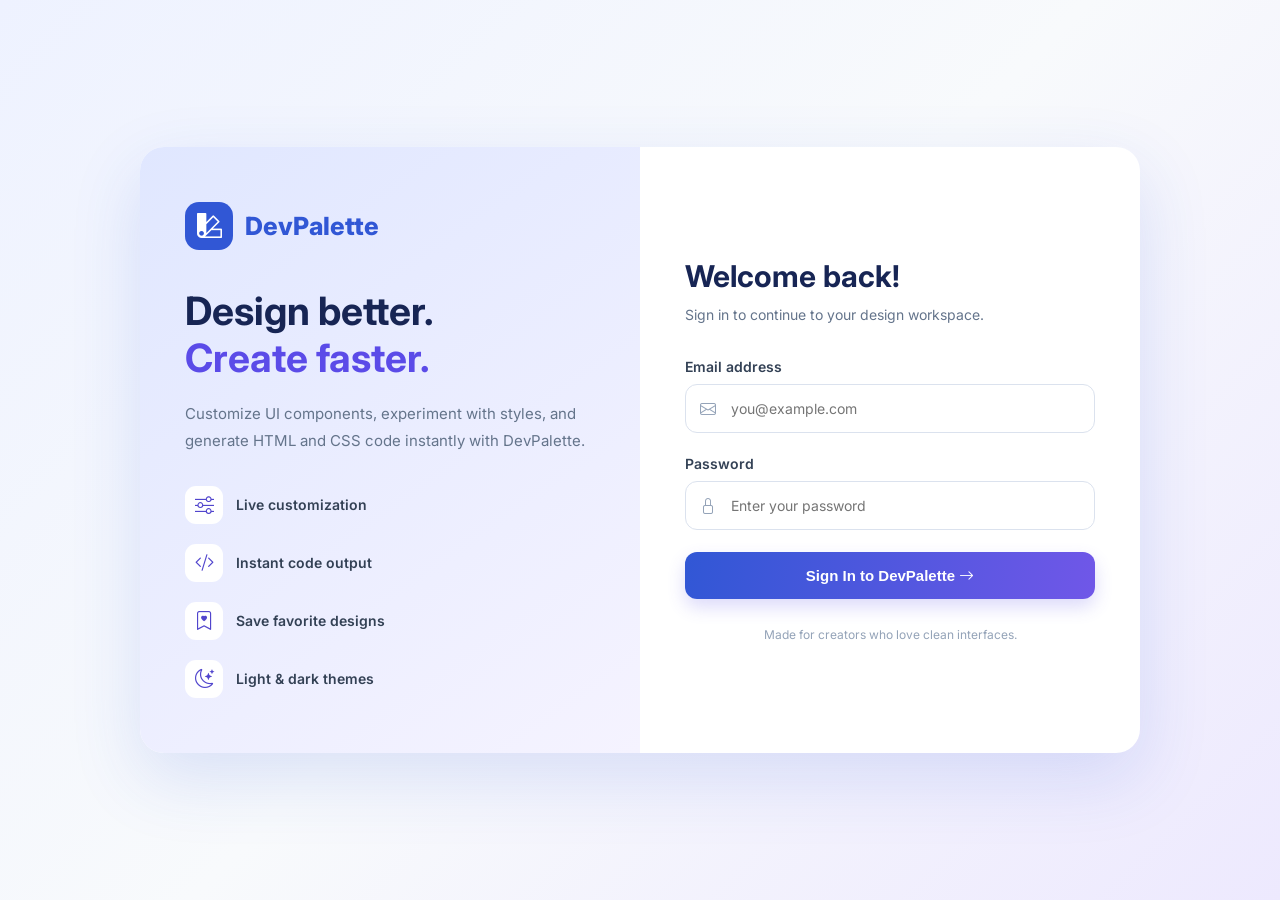
<file: login.html>
<!DOCTYPE html>
<html lang="en">
<head>
<meta charset="UTF-8">
<meta name="viewport" content="width=device-width, initial-scale=1.0">
<title>DevPalette Login</title>

<link href="https://cdn.jsdelivr.net/npm/bootstrap-icons@1.11.3/font/bootstrap-icons.css" rel="stylesheet">
<link href="https://fonts.googleapis.com/css2?family=Inter:wght@400;500;600;700;800&display=swap" rel="stylesheet">

<style>
* {
    margin: 0;
    padding: 0;
    box-sizing: border-box;
}

body {
    font-family: 'Inter', sans-serif;
    min-height: 100vh;
    display: flex;
    align-items: center;
    justify-content: center;
    padding: 20px;
    background: linear-gradient(135deg, #eef2ff, #f8fafc, #ede9fe);
}

.login-container {
    width: 100%;
    max-width: 1000px;
    min-height: 570px;
    display: grid;
    grid-template-columns: 1fr 1fr;
    background: white;
    border-radius: 24px;
    overflow: hidden;
    box-shadow: 0 25px 70px rgba(49, 87, 213, 0.15);
}

.left-panel {
    padding: 55px 45px;
    background: linear-gradient(145deg, #e0e7ff, #f5f3ff);
    display: flex;
    flex-direction: column;
    justify-content: center;
}

.logo {
    display: flex;
    align-items: center;
    gap: 12px;
    color: #3157d5;
    font-size: 25px;
    font-weight: 800;
}

.logo-icon {
    width: 48px;
    height: 48px;
    background: #3157d5;
    color: white;
    display: grid;
    place-items: center;
    border-radius: 14px;
    font-size: 25px;
}

.left-panel h1 {
    font-size: 39px;
    line-height: 1.2;
    color: #172554;
    margin: 38px 0 18px;
}

.left-panel h1 span {
    color: #5b4be8;
}

.left-panel p {
    color: #64748b;
    line-height: 1.8;
    font-size: 15px;
}

.features {
    display: grid;
    gap: 20px;
    margin-top: 32px;
}

.feature {
    display: flex;
    align-items: center;
    gap: 13px;
    color: #334155;
    font-size: 14px;
    font-weight: 600;
}

.feature i {
    width: 38px;
    height: 38px;
    display: grid;
    place-items: center;
    border-radius: 11px;
    background: white;
    color: #5145cd;
    font-size: 19px;
}

.right-panel {
    padding: 55px 45px;
    display: flex;
    flex-direction: column;
    justify-content: center;
}

.right-panel h2 {
    color: #172554;
    font-size: 30px;
    margin-bottom: 10px;
}

.subtitle {
    color: #64748b;
    font-size: 14px;
    margin-bottom: 32px;
    line-height: 1.6;
}

label {
    display: block;
    color: #334155;
    font-size: 14px;
    font-weight: 600;
    margin-bottom: 9px;
}

.input-box {
    position: relative;
    margin-bottom: 22px;
}

.input-box i {
    position: absolute;
    left: 15px;
    top: 50%;
    transform: translateY(-50%);
    color: #94a3b8;
}

input {
    width: 100%;
    padding: 15px 15px 15px 45px;
    border: 1px solid #dbe2ee;
    border-radius: 12px;
    outline: none;
    font-family: inherit;
    font-size: 14px;
    transition: 0.2s;
}

input:focus {
    border-color: #635bdf;
    box-shadow: 0 0 0 4px #635bdf18;
}

.signin-btn {
    width: 100%;
    padding: 15px;
    border: none;
    border-radius: 12px;
    background: linear-gradient(100deg, #3157d5, #7057e8);
    color: white;
    font-size: 15px;
    font-weight: 700;
    cursor: pointer;
    transition: 0.2s;
    box-shadow: 0 8px 18px #4f46e533;
}

.signin-btn:hover {
    transform: translateY(-2px);
    box-shadow: 0 12px 22px #4f46e544;
}

.footer {
    text-align: center;
    color: #94a3b8;
    font-size: 12px;
    margin-top: 28px;
}

@media (max-width: 750px) {
    .login-container {
        grid-template-columns: 1fr;
    }

    .left-panel {
        padding: 30px;
    }

    .left-panel h1 {
        font-size: 30px;
        margin: 25px 0 12px;
    }

    .features {
        grid-template-columns: 1fr 1fr;
        gap: 12px;
    }

    .right-panel {
        padding: 35px 30px;
    }
}
</style>
</head>
<body>
<div class="login-container">

    <div class="left-panel">

        <div class="logo">
            <div class="logo-icon">
                <i class="bi bi-palette2"></i>
            </div>
            DevPalette
        </div>

        <h1>Design better.<br>
            <span>Create faster.</span>
        </h1>

        <p>
            Customize UI components, experiment with styles,
            and generate HTML and CSS code instantly with DevPalette.
        </p>

        <div class="features">
            <div class="feature">
                <i class="bi bi-sliders"></i>
                <span>Live customization</span>
            </div>

            <div class="feature">
                <i class="bi bi-code-slash"></i>
                <span>Instant code output</span>
            </div>

            <div class="feature">
                <i class="bi bi-bookmark-heart"></i>
                <span>Save favorite designs</span>
            </div>

            <div class="feature">
                <i class="bi bi-moon-stars"></i>
                <span>Light & dark themes</span>
            </div>
        </div>

    </div>

    <div class="right-panel">

        <h2>Welcome back!</h2>

        <p class="subtitle">
            Sign in to continue to your design workspace.
        </p>

        <form id="loginForm">

            <label for="email">Email address</label>

            <div class="input-box">
                <i class="bi bi-envelope"></i>
                <input
                    type="email"
                    id="email"
                    placeholder="you@example.com"
                    required>
            </div>

            <label for="password">Password</label>

            <div class="input-box">
                <i class="bi bi-lock"></i>
                <input
                    type="password"
                    id="password"
                    placeholder="Enter your password"
                    required>
            </div>

            <button type="submit" class="signin-btn">
                Sign In to DevPalette
                <i class="bi bi-arrow-right"></i>
            </button>

        </form>

        <div class="footer">
            Made for creators who love clean interfaces.
        </div>

    </div>

</div>
<script>
document.getElementById("loginForm").addEventListener("submit", function(event) {
    event.preventDefault();

    // Open the main DevPalette website
    window.location.href = "index.html";
});
</script>
</body>
</html>
</file>
